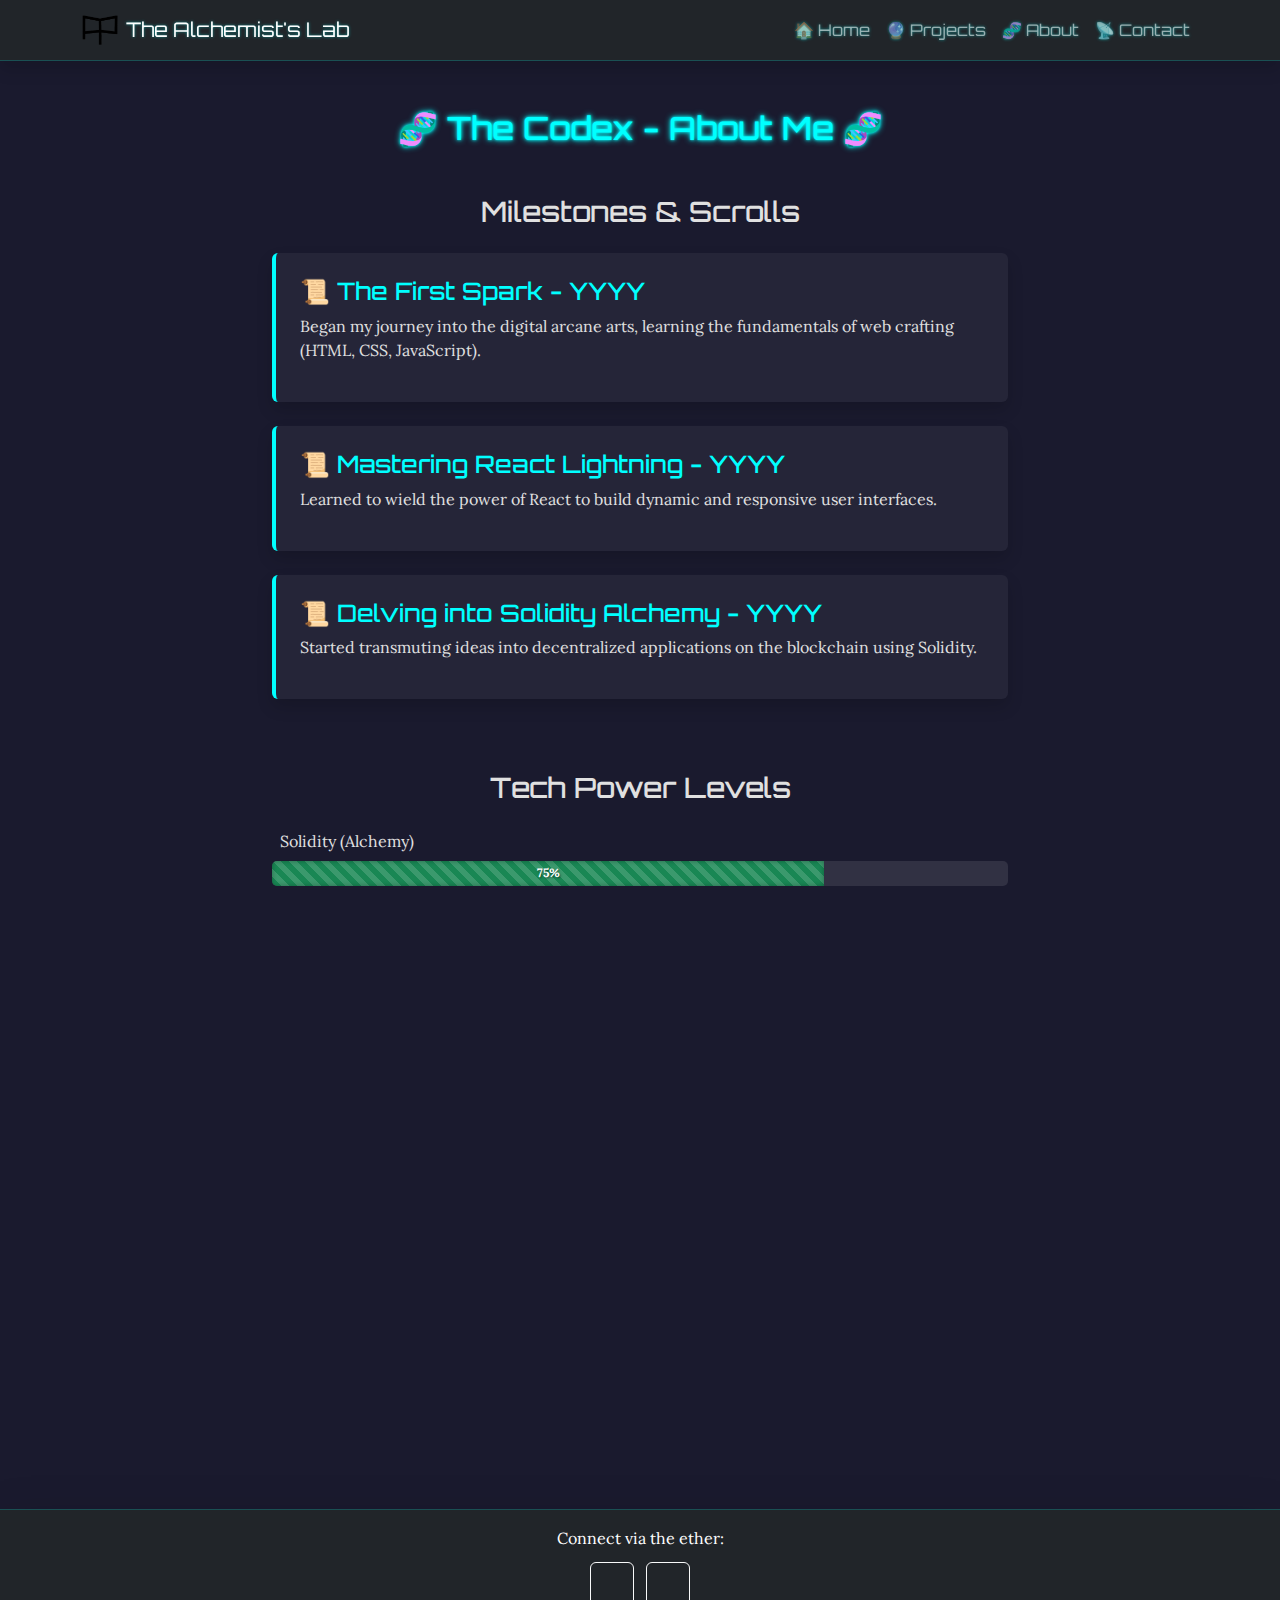
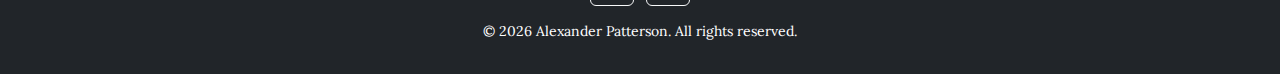
<file: about.html>
<!DOCTYPE html>
<html lang="en">
<head>
    <meta charset="UTF-8">
    <meta name="viewport" content="width=device-width, initial-scale=1.0">
    <title>Alexander Patterson - The Alchemist's Bio</title> <link href="https://cdn.jsdelivr.net/npm/bootstrap@5.3.3/dist/css/bootstrap.min.css" rel="stylesheet" integrity="sha384-QWTKZyjpPEjISv5WaRU9OFeRpok6YctnYmDr5pNlyT2bRjXh0JMhjY6hW+ALEwIH" crossorigin="anonymous">

    <link rel="stylesheet" href="https://cdnjs.cloudflare.com/ajax/libs/font-awesome/6.5.2/css/all.min.css" integrity="sha512-SnH5WK+bZxgPHs44uWIX+LLJAJ9/2PkPKZ5QiAj6Ta86w+fsb2TkcmfRyVX3pBnMFcV7oQPJkl9QevSCWr3W6A==" crossorigin="anonymous" referrerpolicy="no-referrer" />

    <link rel="preconnect" href="https://fonts.googleapis.com">
    <link rel="preconnect" href="https://fonts.gstatic.com" crossorigin>
    <link href="https://fonts.googleapis.com/css2?family=Lora:ital,wght@0,400..700;1,400..700&family=Orbitron:wght@400..900&display=swap" rel="stylesheet">

    <link rel="stylesheet" href="styles.css">

    <style>
        :root {
            --glow-color: #00ffff; /* Cyan glow - adjust as needed */
            --primary-glow: 0 0 5px var(--glow-color), 0 0 10px var(--glow-color), 0 0 15px var(--glow-color);
            --secondary-glow: 0 0 3px var(--glow-color), 0 0 6px var(--glow-color);
        }
        body {
            font-size: 16px; /* WCAG minimum base */
            font-family: 'Lora', serif;
            background-color: #1a1a2e; /* Dark background */
            color: #e0e0e0; /* Light text */
        }
        h1, h2, h3, h4, h5, h6, .navbar-brand, .nav-link, .btn, .orbitron-font {
             font-family: 'Orbitron', sans-serif; /* Techy font for specific elements */
        }
        /* Basic focus ring for accessibility */
        a:focus, button:focus, input:focus, textarea:focus, select:focus {
            outline: 2px solid var(--glow-color);
            box-shadow: 0 0 8px var(--glow-color);
            outline-offset: 2px;
        }
        /* Ensure minimum tap target size */
        .btn, .nav-link {
            min-height: 44px;
            min-width: 44px;
            display: inline-flex;
            align-items: center;
            justify-content: center;
            padding: 0.5rem 1rem; /* Adjust padding as needed */
        }
    </style>
</head>
<body class="d-flex flex-column min-vh-100"> <nav class="navbar navbar-expand-lg navbar-dark bg-dark sticky-top shadow">
        <div class="container">
            <a class="navbar-brand d-inline-flex align-items-center" href="index.html">
                <img src="Alexander_Patterson_Logo_BW2-removebg-preview.png" alt="Your Name Logo" height="30" class="me-2">
                The Alchemist's Lab
            </a>
            <button class="navbar-toggler" type="button" data-bs-toggle="collapse" data-bs-target="#navbarNav" aria-controls="navbarNav" aria-expanded="false" aria-label="Toggle navigation">
                <span class="navbar-toggler-icon"></span>
            </button>
            <div class="collapse navbar-collapse" id="navbarNav">
                <ul class="navbar-nav ms-auto">
                    <li class="nav-item">
                        <a class="nav-link" href="index.html">🏠 Home</a> </li>
                    <li class="nav-item">
                        <a class="nav-link" href="projects.html">🔮 Projects</a>
                    </li>
                    <li class="nav-item">
                        <a class="nav-link" href="about.html">🧬 About</a>
                    </li>
                    <li class="nav-item">
                        <a class="nav-link" href="contact.html">📡 Contact</a>
                    </li>
                </ul>
            </div>
        </div>
    </nav>

    <main class="flex-grow-1">
        <div class="container py-5">
            <h2 class="text-center mb-5 orbitron-font page-title">🧬 The Codex - About Me 🧬</h2>
        
            <section id="timeline" class="mb-5">
                <h3 class="text-center mb-4 orbitron-font">Milestones & Scrolls</h3>
                <div class="row justify-content-center">
                    <div class="col-md-8">
                        <div class="timeline-entry p-4 mb-4 shadow rounded scroll-reveal">
                             <h4>📜 <span class="orbitron-font">The First Spark - YYYY</span></h4>
                             <p>Began my journey into the digital arcane arts, learning the fundamentals of web crafting (HTML, CSS, JavaScript).</p>
                        </div>
                        <div class="timeline-entry p-4 mb-4 shadow rounded scroll-reveal">
                             <h4>📜 <span class="orbitron-font">Mastering React Lightning - YYYY</span></h4>
                             <p>Learned to wield the power of React to build dynamic and responsive user interfaces.</p>
                        </div>
                         <div class="timeline-entry p-4 mb-4 shadow rounded scroll-reveal">
                             <h4>📜 <span class="orbitron-font">Delving into Solidity Alchemy - YYYY</span></h4>
                             <p>Started transmuting ideas into decentralized applications on the blockchain using Solidity.</p>
                        </div>
                    </div>
                </div>
            </section>
        
            <section id="stat-sheet" class="mb-5">
                <h3 class="text-center mb-4 orbitron-font">Tech Power Levels</h3>
                <div class="row justify-content-center">
                    <div class="col-md-8">
                        <div class="mb-3 stat-item scroll-reveal">
                            <label for="solidity-bar" class="form-label"><i class="fas fa-mortar-pestle me-2" aria-hidden="true"></i> Solidity (Alchemy)</label>
                            <div class="progress" role="progressbar" aria-label="Solidity proficiency" aria-valuenow="75" aria-valuemin="0" aria-valuemax="100" id="solidity-bar" style="height: 25px;">
                                <div class="progress-bar bg-success progress-bar-striped progress-bar-animated" style="width: 75%">75%</div>
                            </div>
                        </div>
                         <div class="mb-3 stat-item scroll-reveal">
                            <label for="react-bar" class="form-label"><i class="fas fa-bolt-lightning me-2" aria-hidden="true"></i> React (Lightning)</label>
                            <div class="progress" role="progressbar" aria-label="React proficiency" aria-valuenow="85" aria-valuemin="0" aria-valuemax="100" id="react-bar" style="height: 25px;">
                                <div class="progress-bar bg-info progress-bar-striped progress-bar-animated" style="width: 85%">85%</div>
                            </div>
                        </div>
                         <div class="mb-3 stat-item scroll-reveal">
                            <label for="css-bar" class="form-label"><i class="fas fa-mask me-2" aria-hidden="true"></i> CSS (Visual Magic)</label>
                            <div class="progress" role="progressbar" aria-label="CSS proficiency" aria-valuenow="90" aria-valuemin="0" aria-valuemax="100" id="css-bar" style="height: 25px;">
                                <div class="progress-bar bg-warning progress-bar-striped progress-bar-animated" style="width: 90%">90%</div>
                            </div>
                        </div>
                         <div class="mb-3 stat-item scroll-reveal">
                            <label for="python-bar" class="form-label"><i class="fab fa-python me-2" aria-hidden="true"></i> Python (Arcane Scripting)</label>
                            <div class="progress" role="progressbar" aria-label="Python proficiency" aria-valuenow="70" aria-valuemin="0" aria-valuemax="100" id="python-bar" style="height: 25px;">
                                <div class="progress-bar bg-primary progress-bar-striped progress-bar-animated" style="width: 70%">70%</div>
                            </div>
                        </div>
                    </div>
                </div>
            </section>
        
            <section id="lore" class="scroll-reveal">
                <h3 class="text-center mb-4 orbitron-font">Lore & Sidequests</h3>
                 <div class="row justify-content-center">
                    <div class="col-md-8">
                        <p>Driven by a quest for <span class="lore-highlight">knowledge and creation</span>, I blend logic with artistry. My magic thrives on solving complex problems and crafting elegant digital experiences.</p>
                        <p><strong>Languages Spoken:</strong> English (Native), Haitian-Creole(Fluent), French(Fluent), Antillean Creole(Fluent), Gungan(Fluent).</p>
                        <p><strong>Current Sidequests:</strong> Exploring the depths of Zero-Knowledge Proofs, contributing to open-source magical artifacts (repositories), mastering the art of the perfect brew (coffee).</p>
                    </div>
                </div>
            </section>
        </div>
        </main>

    <footer class="bg-dark text-center text-white py-3 mt-auto shadow-lg">
        <div class="container">
            <p class="mb-2">Connect via the ether:</p>
            <a href="https://github.com/yourusername" target="_blank" rel="noopener noreferrer" class="btn btn-outline-light btn-floating m-1" role="button" aria-label="GitHub Profile">
                <i class="fab fa-github fa-lg" aria-hidden="true"></i> </a>
            <a href="https://linkedin.com/in/yourusername" target="_blank" rel="noopener noreferrer" class="btn btn-outline-light btn-floating m-1" role="button" aria-label="LinkedIn Profile">
                <i class="fab fa-linkedin-in fa-lg" aria-hidden="true"></i>
            </a>
            <p class="mt-2"><small>&copy; <span id="current-year"></span> Alexander Patterson. All rights reserved.</small></p>
        </div>
    </footer>

    <script src="https://cdn.jsdelivr.net/npm/bootstrap@5.3.3/dist/js/bootstrap.bundle.min.js" integrity="sha384-YvpcrYf0tY3lHB60NNkmXc5s9fDVZLESaAA55NDzOxhy9GkcIdslK1eN7N6jIeHz" crossorigin="anonymous"></script>
    <script src="script.js"></script>
</body>
</html>
</file>
<file: styles.css>
/* Import Google Fonts if not done via HTML link */
/* @import url('https://fonts.googleapis.com/css2?family=Lora:ital,wght@0,400..700;1,400..700&family=Orbitron:wght@400..900&display=swap'); */

:root {
    --glow-color: #00ffff; /* Cyan glow - adjust as needed */
    --primary-glow: 0 0 5px var(--glow-color), 0 0 10px var(--glow-color), 0 0 15px var(--glow-color);
    --secondary-glow: 0 0 3px var(--glow-color), 0 0 6px var(--glow-color);
    --dark-bg: #040449; /* Even darker bg */
    --medium-bg: #010146;
    --light-text: #e0e0e0;
    --accent-color: #ff4081; /* Example accent */
}

body {
    background-color: var(--medium-bg);
    color: var(--light-text);
    font-family: 'Lora', serif;
    /* Base font-size is set in HTML inline style for priority */
}

h1, h2, h3, h4, h5, h6, .navbar-brand, .nav-link, .btn, .orbitron-font, .card-title {
     font-family: 'Orbitron', sans-serif;
}

.page-title {
    color: var(--glow-color);
    text-shadow: var(--secondary-glow);
    margin-bottom: 2rem;
}

/* --- Navigation --- */
.navbar {
    background-color: rgba(18, 18, 31, 0.85); /* Slightly transparent dark */
    backdrop-filter: blur(5px);
    border-bottom: 1px solid rgba(0, 255, 255, 0.2);
}
.navbar-brand, .nav-link {
    text-shadow: 0 0 3px rgba(0, 255, 255, 0.5);
    transition: color 0.3s ease, text-shadow 0.3s ease;
}
.nav-link:hover, .nav-link:focus, .navbar-brand:hover {
    color: var(--glow-color) !important; /* Force color */
    text-shadow: var(--primary-glow);
}
.navbar-toggler {
    border-color: rgba(0, 255, 255, 0.5);
}
.navbar-toggler-icon {
    background-image: url("data:image/svg+xml,%3csvg xmlns='http://www.w3.org/2000/svg' viewBox='0 0 30 30'%3e%3cpath stroke='rgba(0, 255, 255, 0.8)' stroke-linecap='round' stroke-miterlimit='10' stroke-width='2' d='M4 7h22M4 15h22M4 23h22'/%3e%3c/svg%3e");
}


/* --- Footer --- */
footer {
    background-color: var(--dark-bg);
    border-top: 1px solid rgba(0, 255, 255, 0.2);
}
footer .btn-outline-light:hover {
    background-color: var(--glow-color);
    color: var(--dark-bg) !important;
    box-shadow: var(--primary-glow);
}

/* --- Home Page (Portal) --- */
.hero-section {
    min-height: calc(100vh - 56px); /* Full viewport height minus navbar */
    background: url('../assets/images/hero-bg.jpg') no-repeat center center fixed;
    background-size: cover;
    position: relative;
    padding: 60px 0;
    overflow: hidden; /* Keep animations contained */
}
.hero-overlay {
    position: absolute;
    top: 0;
    left: 0;
    width: 100%;
    height: 100%;
    background-color: rgba(0, 0, 68, 0.7); /* Dark overlay */
    z-index: 1;
}
.hero-section .container {
    z-index: 2; /* Above overlay */
}
.silhouette-img {
    max-width: 150px;
    opacity: 0.8;
    filter: drop-shadow(0 0 15px var(--glow-color));
}
.hero-title, .tagline {
    text-shadow: 0 0 5px rgba(0, 0, 68, 0.7), var(--secondary-glow);
}
.tagline {
    font-family: 'Lora', serif;
    font-style: italic;
    font-size: 1.3rem;
}
.enter-lab-btn {
    background-color: var(--accent-color);
    border: none;
    box-shadow: 0 0 8px var(--accent-color), 0 0 15px var(--accent-color);
    transition: transform 0.3s ease, box-shadow 0.3s ease;
}
.enter-lab-btn:hover {
    transform: scale(1.05);
    box-shadow: 0 0 12px var(--accent-color), 0 0 25px var(--accent-color);
}
.animated-icons {
    position: absolute;
    top: 20%;
    left: 10%;
    width: 80%;
    height: 60%;
    pointer-events: none; /* Icons don't block clicks */
    z-index: 1; /* Below text but above overlay */
}
.animated-icons i {
    position: absolute;
    font-size: 2rem;
    color: var(--glow-color);
    opacity: 0.4;
    text-shadow: var(--secondary-glow);
    animation: float 6s ease-in-out infinite;
}
.code-icon { top: 10%; left: 15%; animation-delay: 0s; }
.coin-icon { top: 70%; left: 80%; animation-delay: 2s; }
/* Add more icon positions and delays */

@keyframes float {
    0% { transform: translateY(0px) rotate(0deg); }
    50% { transform: translateY(-20px) rotate(15deg); opacity: 0.6; }
    100% { transform: translateY(0px) rotate(0deg); }
}

/* --- About Page (Codex) --- */
.timeline-entry {
    background-color: rgba(255, 255, 255, 0.05);
    border-left: 4px solid var(--glow-color);
    transition: transform 0.4s ease-out, box-shadow 0.4s ease-out;
    opacity: 0; /* Initially hidden for scroll reveal */
    transform: translateX(-30px);
}
.timeline-entry.is-visible {
    opacity: 1;
    transform: translateX(0);
}
.timeline-entry h4 {
    color: var(--glow-color);
}
.progress {
     background-color: rgba(255, 255, 255, 0.1);
     border-radius: 5px;
     height: 25px !important; /* Override Bootstrap height */
}
.progress-bar {
    box-shadow: inset 0 0 5px rgba(0,0,0,0.3);
    font-weight: bold;
    color: #fff;
    text-shadow: 1px 1px 2px rgba(0,0,0,0.5);
}
.stat-item {
    transition: opacity 0.5s ease-out, transform 0.5s ease-out;
    opacity: 0;
    transform: translateY(30px);
}
.stat-item.is-visible {
    opacity: 1;
    transform: translateY(0);
}
.stat-item label i {
    color: var(--glow-color);
}
.lore-highlight {
    color: var(--accent-color);
    font-weight: bold;
}
#lore {
    background-color: rgba(0, 0, 68, 0.7);
    padding: 20px;
    border-radius: 8px;
    border: 1px solid rgba(0, 255, 255, 0.1);
    transition: opacity 0.5s ease-out, transform 0.5s ease-out;
    opacity: 0;
    transform: translateY(30px);
}
#lore.is-visible {
     opacity: 1;
    transform: translateY(0);
}

/* --- Projects Page (Vault) --- */
.filter-buttons .btn {
    transition: all 0.3s ease;
    border-color: var(--glow-color);
    color: var(--glow-color);
}
.filter-buttons .btn.active, .filter-buttons .btn:hover {
    background-color: var(--glow-color);
    color: var(--dark-bg);
    box-shadow: var(--primary-glow);
}
.project-card {
    background-color: var(--dark-bg);
    border: 1px solid rgba(0, 255, 255, 0.2);
    transition: transform 0.3s ease, box-shadow 0.3s ease;
    position: relative;
    overflow: hidden;
    cursor: pointer;
}
.project-card:hover {
    transform: translateY(-10px);
    box-shadow: 0 10px 20px rgba(0, 255, 255, 0.2), var(--primary-glow);
}
.project-orb {
    aspect-ratio: 1 / 1; /* Make image square */
    object-fit: cover;
    filter: saturate(0.8) brightness(0.9);
    transition: filter 0.3s ease;
}
.project-card:hover .project-orb {
    filter: saturate(1.2) brightness(1.1);
}
.project-card .card-body {
    background: linear-gradient(to top, rgba(18, 18, 31, 0.9), rgba(18, 18, 31, 0.7));
    position: relative; /* Ensure text is above potential background elements */
    z-index: 2;
}
.project-card .power-level {
    font-size: 0.8rem;
    margin-top: 5px;
    display: inline-block;
}
.project-card-link {
    text-decoration: none;
    color: inherit;
}
/* Hover overlay effect */
.card-overlay {
    position: absolute;
    top: 0;
    left: 0;
    width: 100%;
    height: 100%;
    background-color: rgba(0, 0, 68, 0.7);
    display: flex;
    align-items: center;
    justify-content: center;
    opacity: 0;
    transition: opacity 0.4s ease;
    z-index: 3; /* Above card body content */
    pointer-events: none; /* Allow hover on card itself */
}
.project-card:hover .card-overlay {
    opacity: 1;
}
.card-title-hover {
    color: var(--glow-color);
    text-shadow: var(--secondary-glow);
    text-align: center;
    font-size: 1.5rem;
}
.project-item {
     transition: opacity 0.4s ease, transform 0.4s ease; /* For filtering animation */
}
.project-item.hidden {
    opacity: 0;
    transform: scale(0.8);
    pointer-events: none; /* Prevent interaction when hidden */
    height: 0; /* Collapse space */
    overflow: hidden;
    padding-top: 0;
    padding-bottom: 0;
    margin-top: 0;
    margin-bottom: 0;
    /* Note: Immediate removal via display: none in JS is simpler but less animated */
}

/* --- Project Detail Page (Grimoire) --- */
.project-hero-image {
    max-height: 500px; /* Adjust as needed */
    width: auto;
    max-width: 100%;
    border: 2px solid rgba(0, 255, 255, 0.3);
    box-shadow: 0 0 15px rgba(0, 255, 255, 0.2);
}
.project-detail-page section h3 i {
    color: var(--glow-color);
    margin-right: 10px;
}
.project-detail-page section ul {
    list-style: none;
    padding-left: 0;
}
.project-detail-page section li::before {
    content: "✨";
    margin-right: 8px;
    color: var(--glow-color);
}
.spellbook-btn {
    border-width: 2px;
    font-size: 1.1rem;
    transition: all 0.3s ease;
}
.spellbook-icon {
    height: 30px;
    margin-right: 10px;
    vertical-align: middle;
    filter: drop-shadow(0 0 3px rgba(0,0,0,0.5));
}
.spellbook-btn:hover {
    transform: scale(1.05);
    box-shadow: var(--primary-glow);
}

/* --- Contact Page (Orb) --- */
.communication-orb {
    background: radial-gradient(circle, rgba(0, 0, 68, 0.7) 50%, rgba(0, 255, 255, 0.1) 150%);
    border: 2px solid var(--glow-color);
    box-shadow: 0 0 20px var(--glow-color), inset 0 0 15px rgba(0, 255, 255, 0.3);
    /* Make it more orb-like on larger screens */
    max-width: 500px; /* Limit width */
    aspect-ratio: 1 / 1; /* Force square */
    display: flex;
    flex-direction: column;
    justify-content: center;
    align-items: center;
    padding: 40px; /* Adjust padding */
    border-radius: 50% !important; /* Ensure it's a circle */
}
.orb-text {
    color: var(--glow-color);
    text-shadow: var(--secondary-glow);
}
.form-field input, .form-field textarea {
    background-color: rgba(0, 0, 68, 0.7);
    border: 1px solid rgba(0, 255, 255, 0.3);
    color: var(--light-text);
    transition: border-color 0.3s ease, box-shadow 0.3s ease;
    border-radius: 8px;
}
.form-field input::placeholder, .form-field textarea::placeholder {
    color: rgba(224, 224, 224, 0.6);
}
.form-field input:focus, .form-field textarea:focus {
    background-color: rgba(0, 0, 68, 0.7);
    border-color: var(--glow-color);
    box-shadow: 0 0 8px var(--glow-color);
    outline: none; /* Remove default outline, use box-shadow */
    color: #fff;
}
.submit-btn {
    background-color: var(--accent-color);
    border: none;
    box-shadow: 0 0 8px var(--accent-color);
    transition: transform 0.3s ease, box-shadow 0.3s ease;
}
.submit-btn:hover {
    transform: scale(1.05);
    box-shadow: 0 0 12px var(--accent-color), 0 0 25px var(--accent-color);
}
.support-links .btn {
    min-width: 220px; /* Ensure buttons have good width */
}
.support-btn i {
    vertical-align: middle;
}
/* Modal Styling */
.modal-content.bg-dark {
     border: 1px solid var(--glow-color);
     box-shadow: 0 0 20px rgba(0, 255, 255, 0.3);
}

/* --- Accessibility & Scroll Reveal --- */
.scroll-reveal {
    opacity: 0;
    transition: opacity 0.6s ease-out, transform 0.6s ease-out;
}
.scroll-reveal.up { transform: translateY(40px); }
.scroll-reveal.down { transform: translateY(-40px); }
.scroll-reveal.left { transform: translateX(-40px); }
.scroll-reveal.right { transform: translateX(40px); }

.scroll-reveal.is-visible {
    opacity: 1;
    transform: translate(0, 0);
}

/* Responsive adjustments for the Orb */
@media (max-width: 767.98px) {
    .communication-orb {
        border-radius: 25px !important; /* Less circular on small screens */
        aspect-ratio: auto; /* Allow height to adjust */
        padding: 30px;
    }
}
</file>
